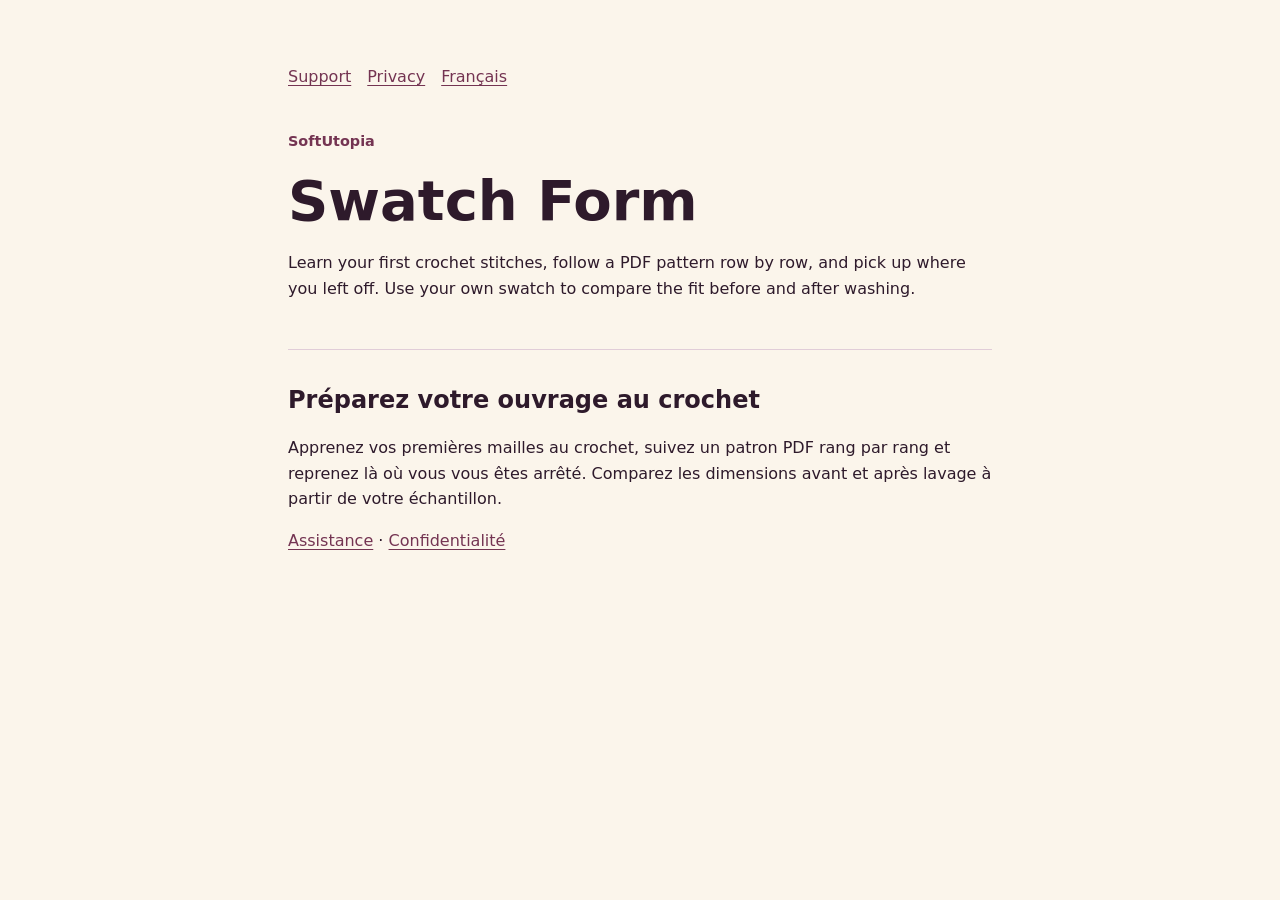
<file: index.html>
<!doctype html>
<html lang="en">
<head>
  <meta charset="utf-8">
  <meta name="viewport" content="width=device-width, initial-scale=1">
  <meta name="description" content="Swatch Form helps you choose stitch and row counts from your crochet swatch.">
  <title>Swatch Form</title>
  <link rel="stylesheet" href="style.css">
</head>
<body>
  <main>
    <nav aria-label="Site">
      <a href="support.html">Support</a>
      <a href="privacy.html">Privacy</a>
      <a href="#fr" lang="fr" hreflang="fr">Français</a>
    </nav>
    <p class="label">SoftUtopia</p>
    <h1>Swatch Form</h1>
    <p>Learn your first crochet stitches, follow a PDF pattern row by row, and pick up where you left off. Use your own swatch to compare the fit before and after washing.</p>
    <section id="fr" lang="fr">
      <h2>Préparez votre ouvrage au crochet</h2>
      <p>Apprenez vos premières mailles au crochet, suivez un patron PDF rang par rang et reprenez là où vous vous êtes arrêté. Comparez les dimensions avant et après lavage à partir de votre échantillon.</p>
      <p><a href="support.html#fr">Assistance</a> · <a href="privacy.html#fr">Confidentialité</a></p>
    </section>
  </main>
</body>
</html>
</file>
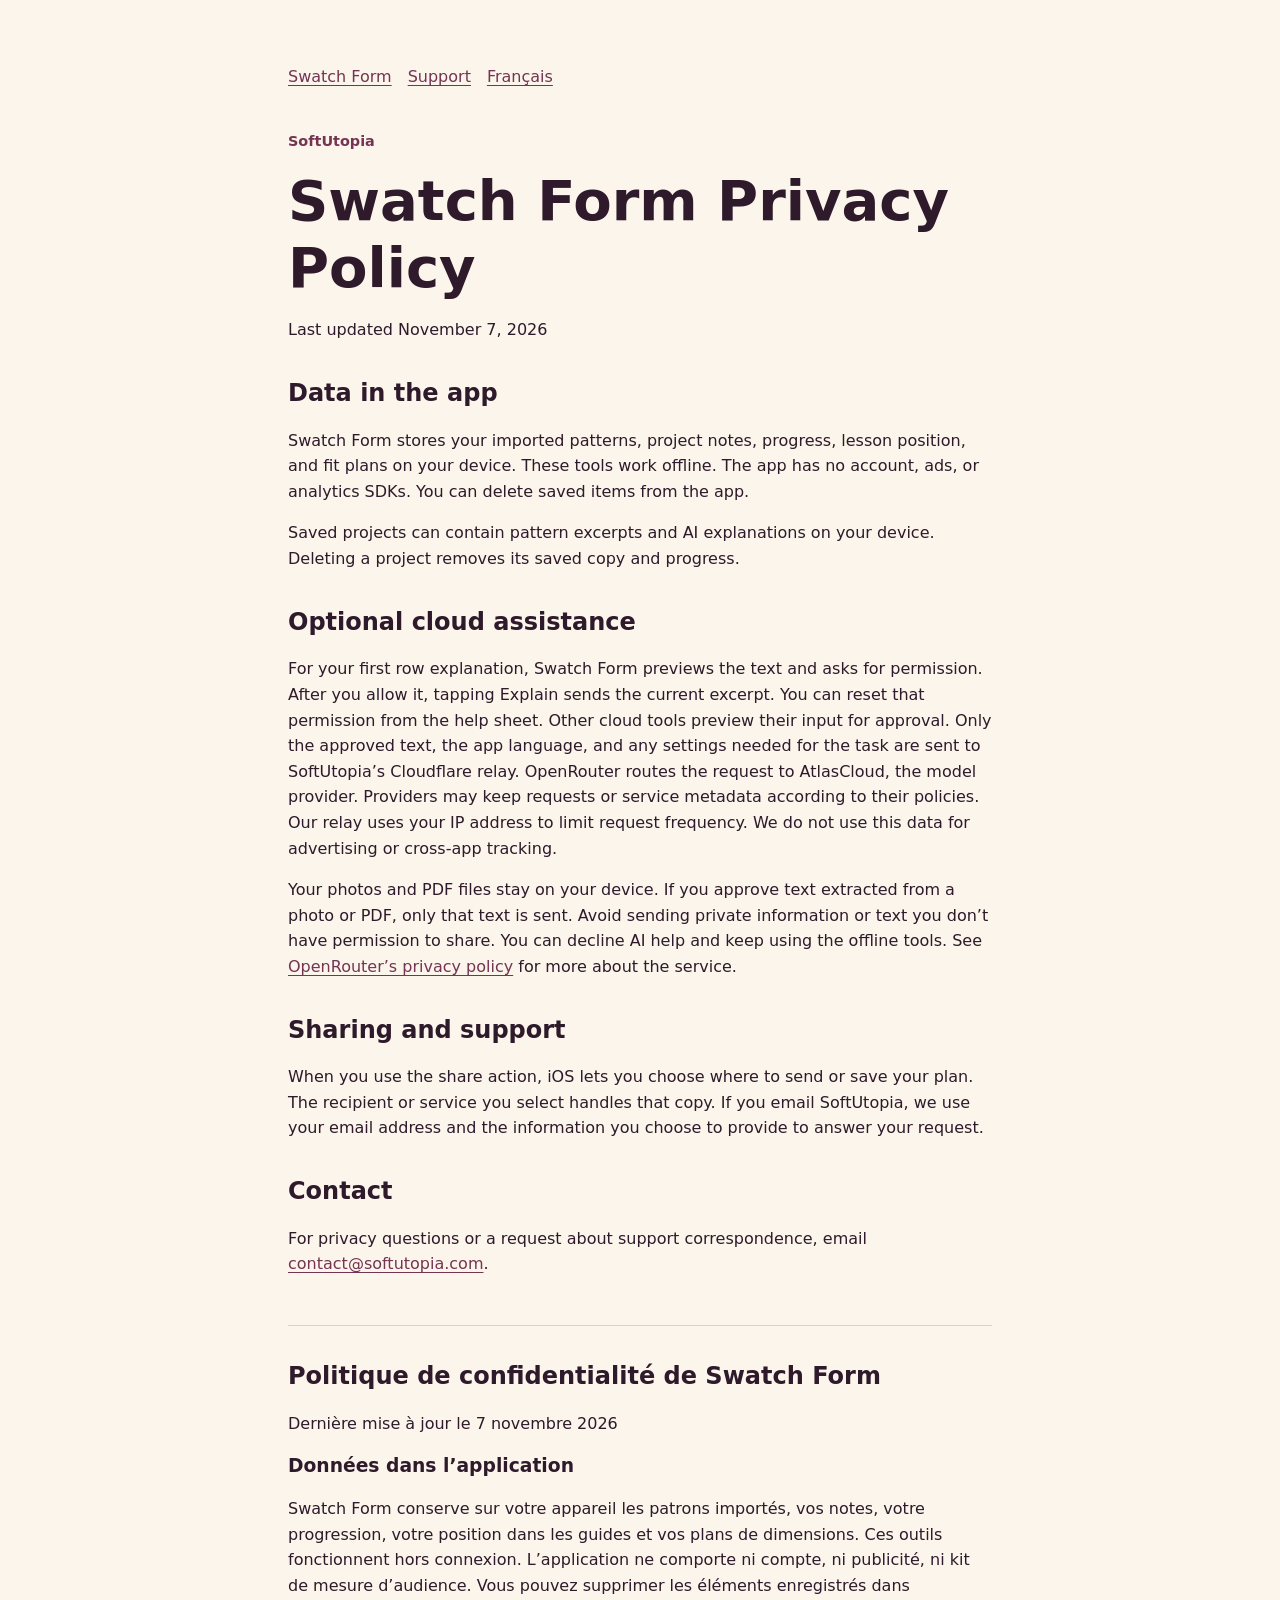
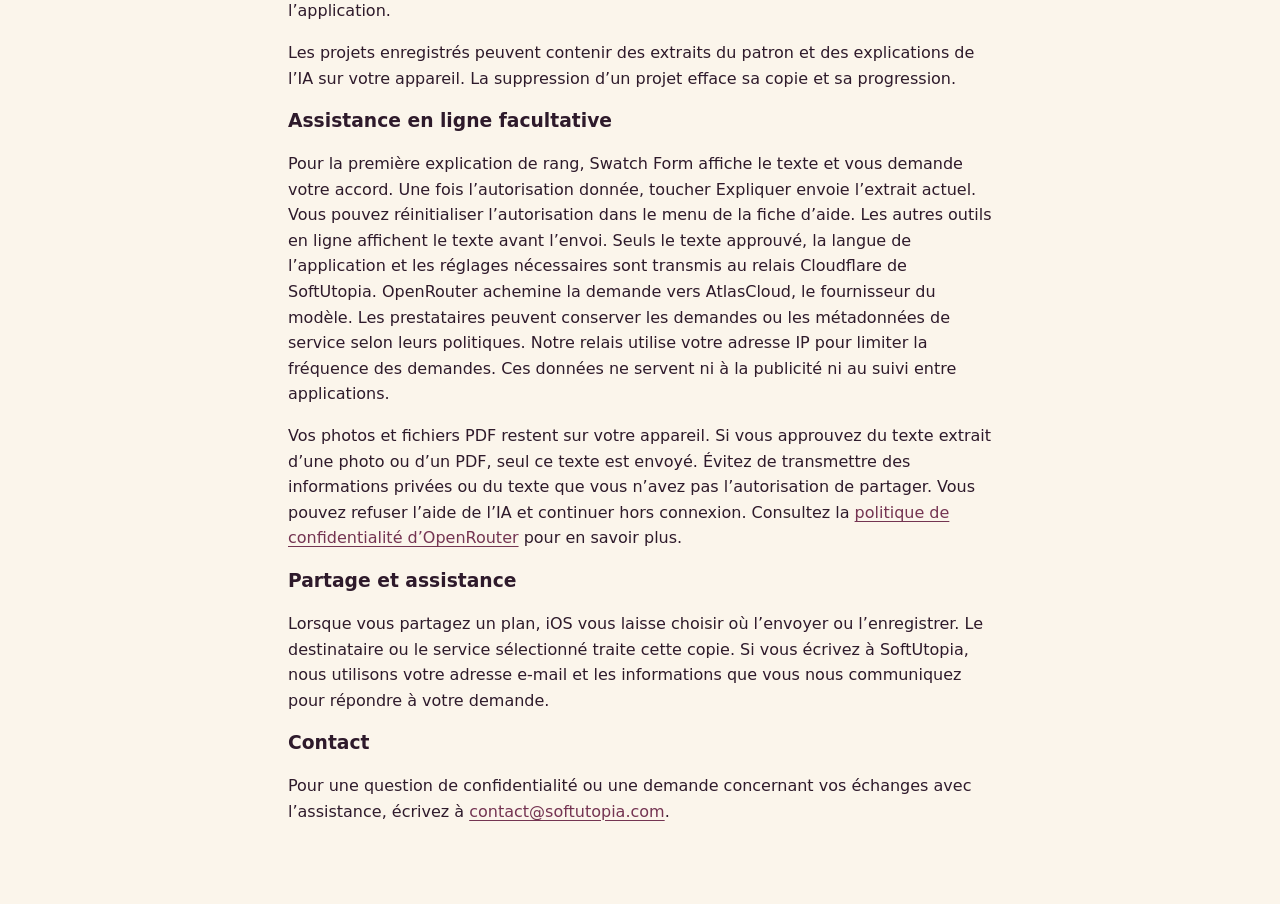
<file: privacy.html>
<!doctype html>
<html lang="en">
<head>
  <meta charset="utf-8">
  <meta name="viewport" content="width=device-width, initial-scale=1">
  <meta name="description" content="Privacy policy for Swatch Form.">
  <title>Swatch Form Privacy Policy</title>
  <link rel="stylesheet" href="style.css">
</head>
<body>
  <main>
    <nav aria-label="Site">
      <a href="index.html">Swatch Form</a>
      <a href="support.html">Support</a>
      <a href="#fr" lang="fr" hreflang="fr">Français</a>
    </nav>
    <p class="label">SoftUtopia</p>
    <h1>Swatch Form Privacy Policy</h1>
    <p>Last updated November 7, 2026</p>
    <h2>Data in the app</h2>
    <p>Swatch Form stores your imported patterns, project notes, progress, lesson position, and fit plans on your device. These tools work offline. The app has no account, ads, or analytics SDKs. You can delete saved items from the app.</p>
    <p>Saved projects can contain pattern excerpts and AI explanations on your device. Deleting a project removes its saved copy and progress.</p>
    <h2>Optional cloud assistance</h2>
    <p>For your first row explanation, Swatch Form previews the text and asks for permission. After you allow it, tapping Explain sends the current excerpt. You can reset that permission from the help sheet. Other cloud tools preview their input for approval. Only the approved text, the app language, and any settings needed for the task are sent to SoftUtopia’s Cloudflare relay. OpenRouter routes the request to AtlasCloud, the model provider. Providers may keep requests or service metadata according to their policies. Our relay uses your IP address to limit request frequency. We do not use this data for advertising or cross-app tracking.</p>
    <p>Your photos and PDF files stay on your device. If you approve text extracted from a photo or PDF, only that text is sent. Avoid sending private information or text you don’t have permission to share. You can decline AI help and keep using the offline tools. See <a href="https://openrouter.ai/privacy">OpenRouter’s privacy policy</a> for more about the service.</p>
    <h2>Sharing and support</h2>
    <p>When you use the share action, iOS lets you choose where to send or save your plan. The recipient or service you select handles that copy. If you email SoftUtopia, we use your email address and the information you choose to provide to answer your request.</p>
    <h2>Contact</h2>
    <p>For privacy questions or a request about support correspondence, email <a href="mailto:contact@softutopia.com?subject=Swatch%20Form%20privacy">contact@softutopia.com</a>.</p>
    <section id="fr" lang="fr">
      <h2>Politique de confidentialité de Swatch Form</h2>
      <p>Dernière mise à jour le 7 novembre 2026</p>
      <h3>Données dans l’application</h3>
      <p>Swatch Form conserve sur votre appareil les patrons importés, vos notes, votre progression, votre position dans les guides et vos plans de dimensions. Ces outils fonctionnent hors connexion. L’application ne comporte ni compte, ni publicité, ni kit de mesure d’audience. Vous pouvez supprimer les éléments enregistrés dans l’application.</p>
      <p>Les projets enregistrés peuvent contenir des extraits du patron et des explications de l’IA sur votre appareil. La suppression d’un projet efface sa copie et sa progression.</p>
      <h3>Assistance en ligne facultative</h3>
      <p>Pour la première explication de rang, Swatch Form affiche le texte et vous demande votre accord. Une fois l’autorisation donnée, toucher Expliquer envoie l’extrait actuel. Vous pouvez réinitialiser l’autorisation dans le menu de la fiche d’aide. Les autres outils en ligne affichent le texte avant l’envoi. Seuls le texte approuvé, la langue de l’application et les réglages nécessaires sont transmis au relais Cloudflare de SoftUtopia. OpenRouter achemine la demande vers AtlasCloud, le fournisseur du modèle. Les prestataires peuvent conserver les demandes ou les métadonnées de service selon leurs politiques. Notre relais utilise votre adresse IP pour limiter la fréquence des demandes. Ces données ne servent ni à la publicité ni au suivi entre applications.</p>
      <p>Vos photos et fichiers PDF restent sur votre appareil. Si vous approuvez du texte extrait d’une photo ou d’un PDF, seul ce texte est envoyé. Évitez de transmettre des informations privées ou du texte que vous n’avez pas l’autorisation de partager. Vous pouvez refuser l’aide de l’IA et continuer hors connexion. Consultez la <a href="https://openrouter.ai/privacy">politique de confidentialité d’OpenRouter</a> pour en savoir plus.</p>
      <h3>Partage et assistance</h3>
      <p>Lorsque vous partagez un plan, iOS vous laisse choisir où l’envoyer ou l’enregistrer. Le destinataire ou le service sélectionné traite cette copie. Si vous écrivez à SoftUtopia, nous utilisons votre adresse e-mail et les informations que vous nous communiquez pour répondre à votre demande.</p>
      <h3>Contact</h3>
      <p>Pour une question de confidentialité ou une demande concernant vos échanges avec l’assistance, écrivez à <a href="mailto:contact@softutopia.com?subject=Confidentialit%C3%A9%20Swatch%20Form">contact@softutopia.com</a>.</p>
    </section>
  </main>
</body>
</html>
</file>
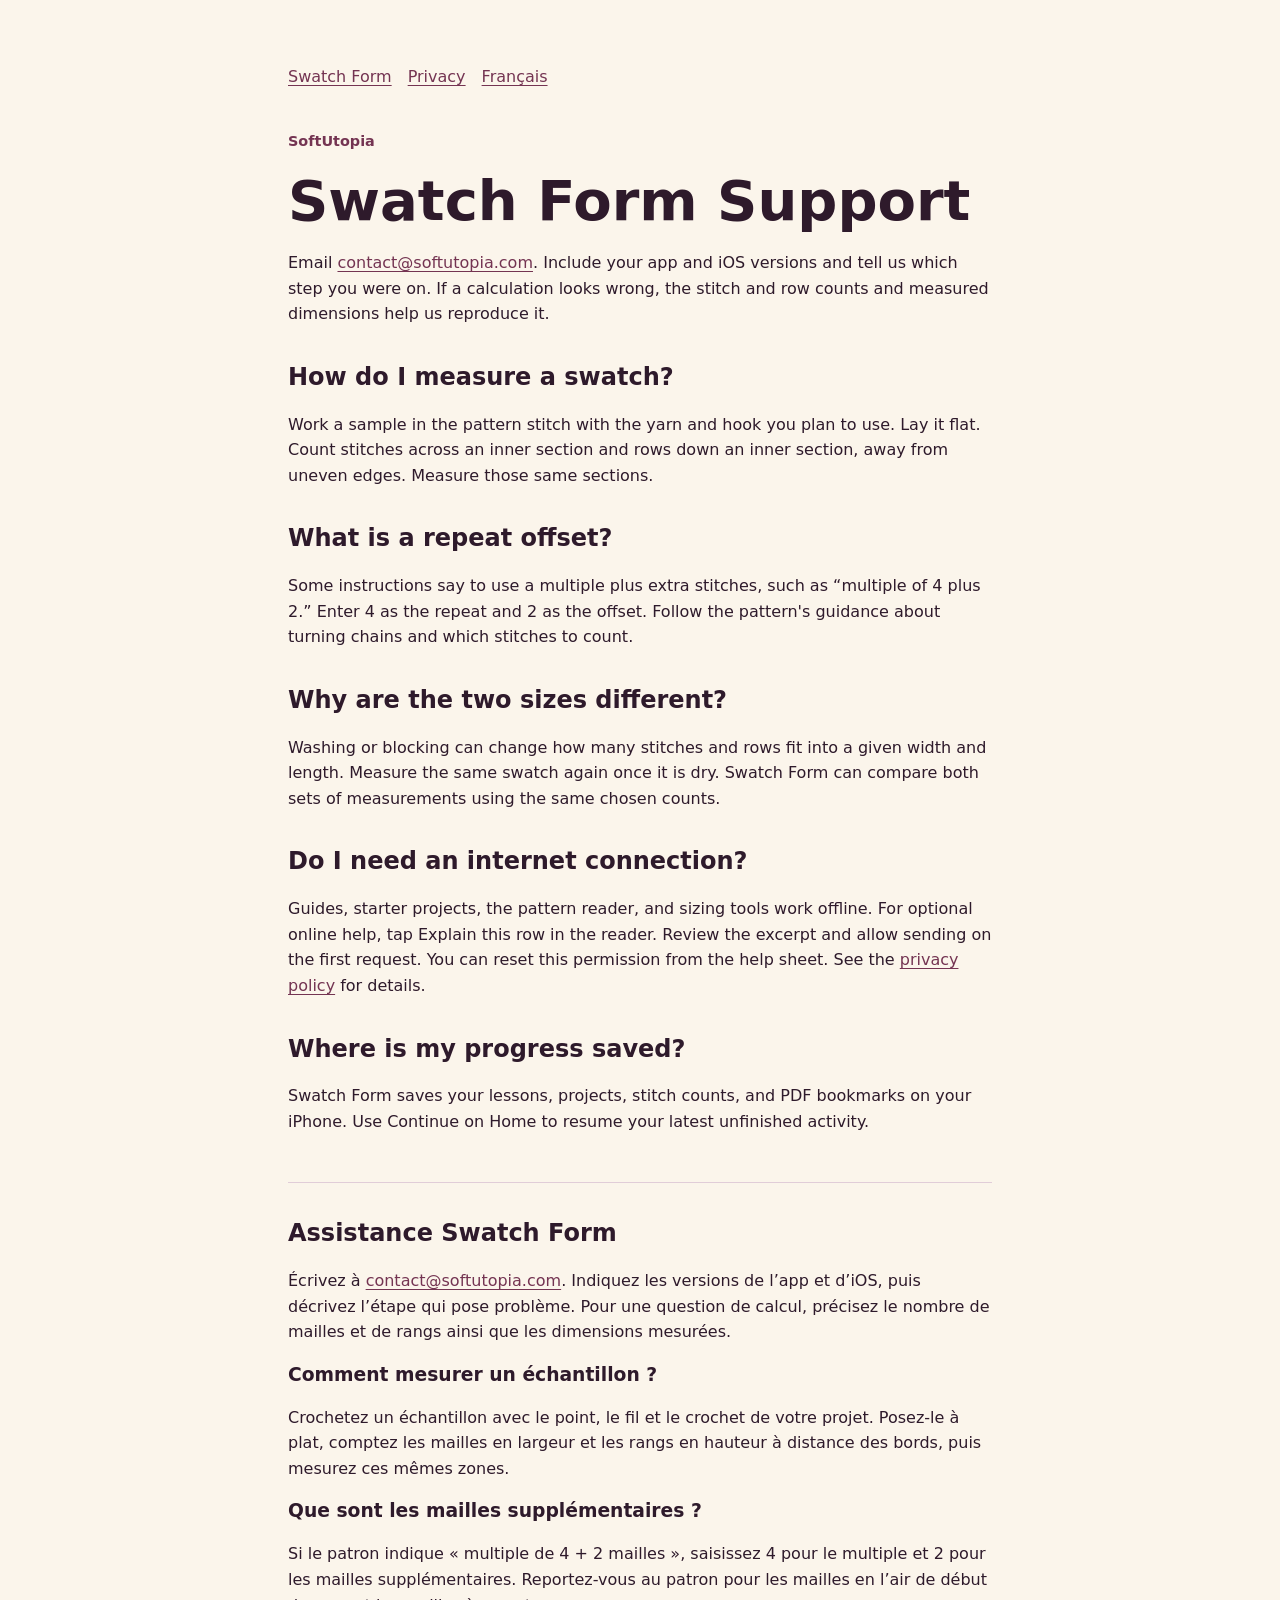
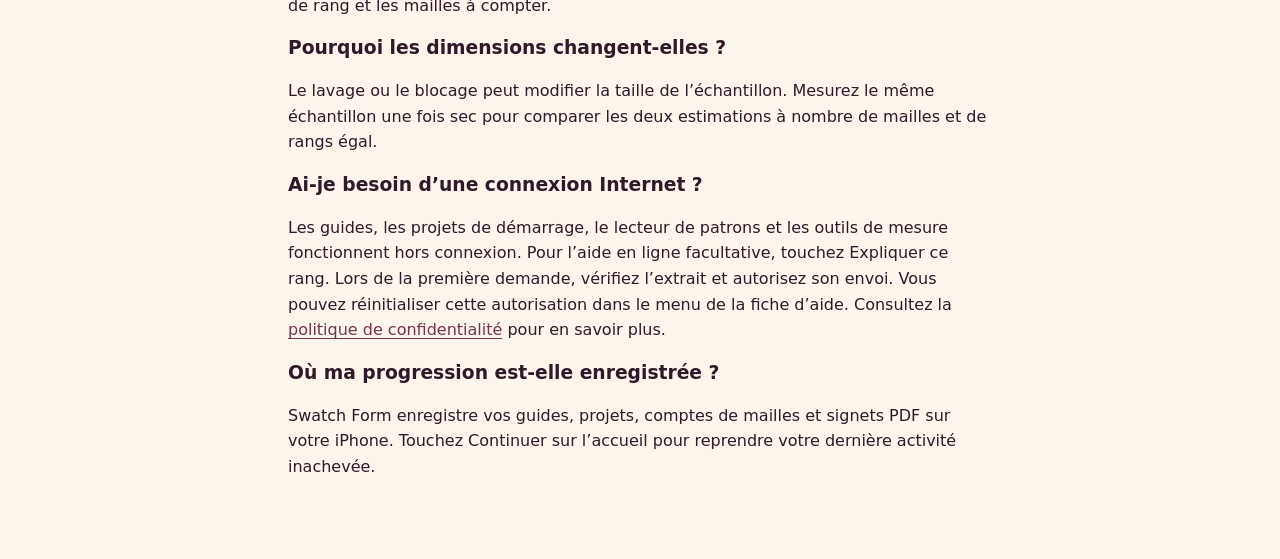
<file: support.html>
<!doctype html>
<html lang="en">
<head>
  <meta charset="utf-8">
  <meta name="viewport" content="width=device-width, initial-scale=1">
  <meta name="description" content="Get help with the Swatch Form crochet gauge and fit planner.">
  <title>Swatch Form Support</title>
  <link rel="stylesheet" href="style.css">
</head>
<body>
  <main>
    <nav aria-label="Site">
      <a href="index.html">Swatch Form</a>
      <a href="privacy.html">Privacy</a>
      <a href="#fr" lang="fr" hreflang="fr">Français</a>
    </nav>
    <p class="label">SoftUtopia</p>
    <h1>Swatch Form Support</h1>
    <p>Email <a href="mailto:contact@softutopia.com?subject=Swatch%20Form%20support">contact@softutopia.com</a>. Include your app and iOS versions and tell us which step you were on. If a calculation looks wrong, the stitch and row counts and measured dimensions help us reproduce it.</p>
    <h2>How do I measure a swatch?</h2>
    <p>Work a sample in the pattern stitch with the yarn and hook you plan to use. Lay it flat. Count stitches across an inner section and rows down an inner section, away from uneven edges. Measure those same sections.</p>
    <h2>What is a repeat offset?</h2>
    <p>Some instructions say to use a multiple plus extra stitches, such as “multiple of 4 plus 2.” Enter 4 as the repeat and 2 as the offset. Follow the pattern's guidance about turning chains and which stitches to count.</p>
    <h2>Why are the two sizes different?</h2>
    <p>Washing or blocking can change how many stitches and rows fit into a given width and length. Measure the same swatch again once it is dry. Swatch Form can compare both sets of measurements using the same chosen counts.</p>
    <h2>Do I need an internet connection?</h2>
    <p>Guides, starter projects, the pattern reader, and sizing tools work offline. For optional online help, tap Explain this row in the reader. Review the excerpt and allow sending on the first request. You can reset this permission from the help sheet. See the <a href="privacy.html">privacy policy</a> for details.</p>
    <h2>Where is my progress saved?</h2>
    <p>Swatch Form saves your lessons, projects, stitch counts, and PDF bookmarks on your iPhone. Use Continue on Home to resume your latest unfinished activity.</p>
    <section id="fr" lang="fr">
      <h2>Assistance Swatch Form</h2>
      <p>Écrivez à <a href="mailto:contact@softutopia.com?subject=Assistance%20Swatch%20Form">contact@softutopia.com</a>. Indiquez les versions de l’app et d’iOS, puis décrivez l’étape qui pose problème. Pour une question de calcul, précisez le nombre de mailles et de rangs ainsi que les dimensions mesurées.</p>
      <h3>Comment mesurer un échantillon&nbsp;?</h3>
      <p>Crochetez un échantillon avec le point, le fil et le crochet de votre projet. Posez-le à plat, comptez les mailles en largeur et les rangs en hauteur à distance des bords, puis mesurez ces mêmes zones.</p>
      <h3>Que sont les mailles supplémentaires&nbsp;?</h3>
      <p>Si le patron indique «&nbsp;multiple de 4 + 2 mailles&nbsp;», saisissez 4 pour le multiple et 2 pour les mailles supplémentaires. Reportez-vous au patron pour les mailles en l’air de début de rang et les mailles à compter.</p>
      <h3>Pourquoi les dimensions changent-elles&nbsp;?</h3>
      <p>Le lavage ou le blocage peut modifier la taille de l’échantillon. Mesurez le même échantillon une fois sec pour comparer les deux estimations à nombre de mailles et de rangs égal.</p>
      <h3>Ai-je besoin d’une connexion Internet&nbsp;?</h3>
      <p>Les guides, les projets de démarrage, le lecteur de patrons et les outils de mesure fonctionnent hors connexion. Pour l’aide en ligne facultative, touchez Expliquer ce rang. Lors de la première demande, vérifiez l’extrait et autorisez son envoi. Vous pouvez réinitialiser cette autorisation dans le menu de la fiche d’aide. Consultez la <a href="privacy.html#fr">politique de confidentialité</a> pour en savoir plus.</p>
      <h3>Où ma progression est-elle enregistrée&nbsp;?</h3>
      <p>Swatch Form enregistre vos guides, projets, comptes de mailles et signets PDF sur votre iPhone. Touchez Continuer sur l’accueil pour reprendre votre dernière activité inachevée.</p>
    </section>
  </main>
</body>
</html>
</file>
<file: style.css>
:root {
  color-scheme: light dark;
  font: 100%/1.6 system-ui, sans-serif;
  --paper: #fbf5eb;
  --ink: #2e1a2b;
  --accent: #743452;
  --rule: #e1cdd8;
}

@media (prefers-color-scheme: dark) {
  :root {
    --paper: #241a23;
    --ink: #f7e9f0;
    --accent: #f0adcb;
    --rule: #624656;
  }
}

* { box-sizing: border-box; }
body { margin: 0; background: var(--paper); color: var(--ink); }
main { margin: 0 auto; padding: clamp(1.2rem, 5vw, 4rem); max-width: 52rem; }
nav { display: flex; gap: 1rem; flex-wrap: wrap; margin-bottom: 2.5rem; }
h1, h2, h3 { line-height: 1.2; }
h1 { margin: 0 0 1rem; font-size: clamp(2rem, 6vw, 3.5rem); }
h2 { margin-top: 2.25rem; }
section[lang] { border-top: 1px solid var(--rule); margin-top: 3rem; }
a { color: var(--accent); text-underline-offset: 0.2em; }
a:focus-visible { outline: 2px solid var(--accent); outline-offset: 3px; }
.label { color: var(--accent); font-size: 0.9rem; font-weight: 650; }
</file>
